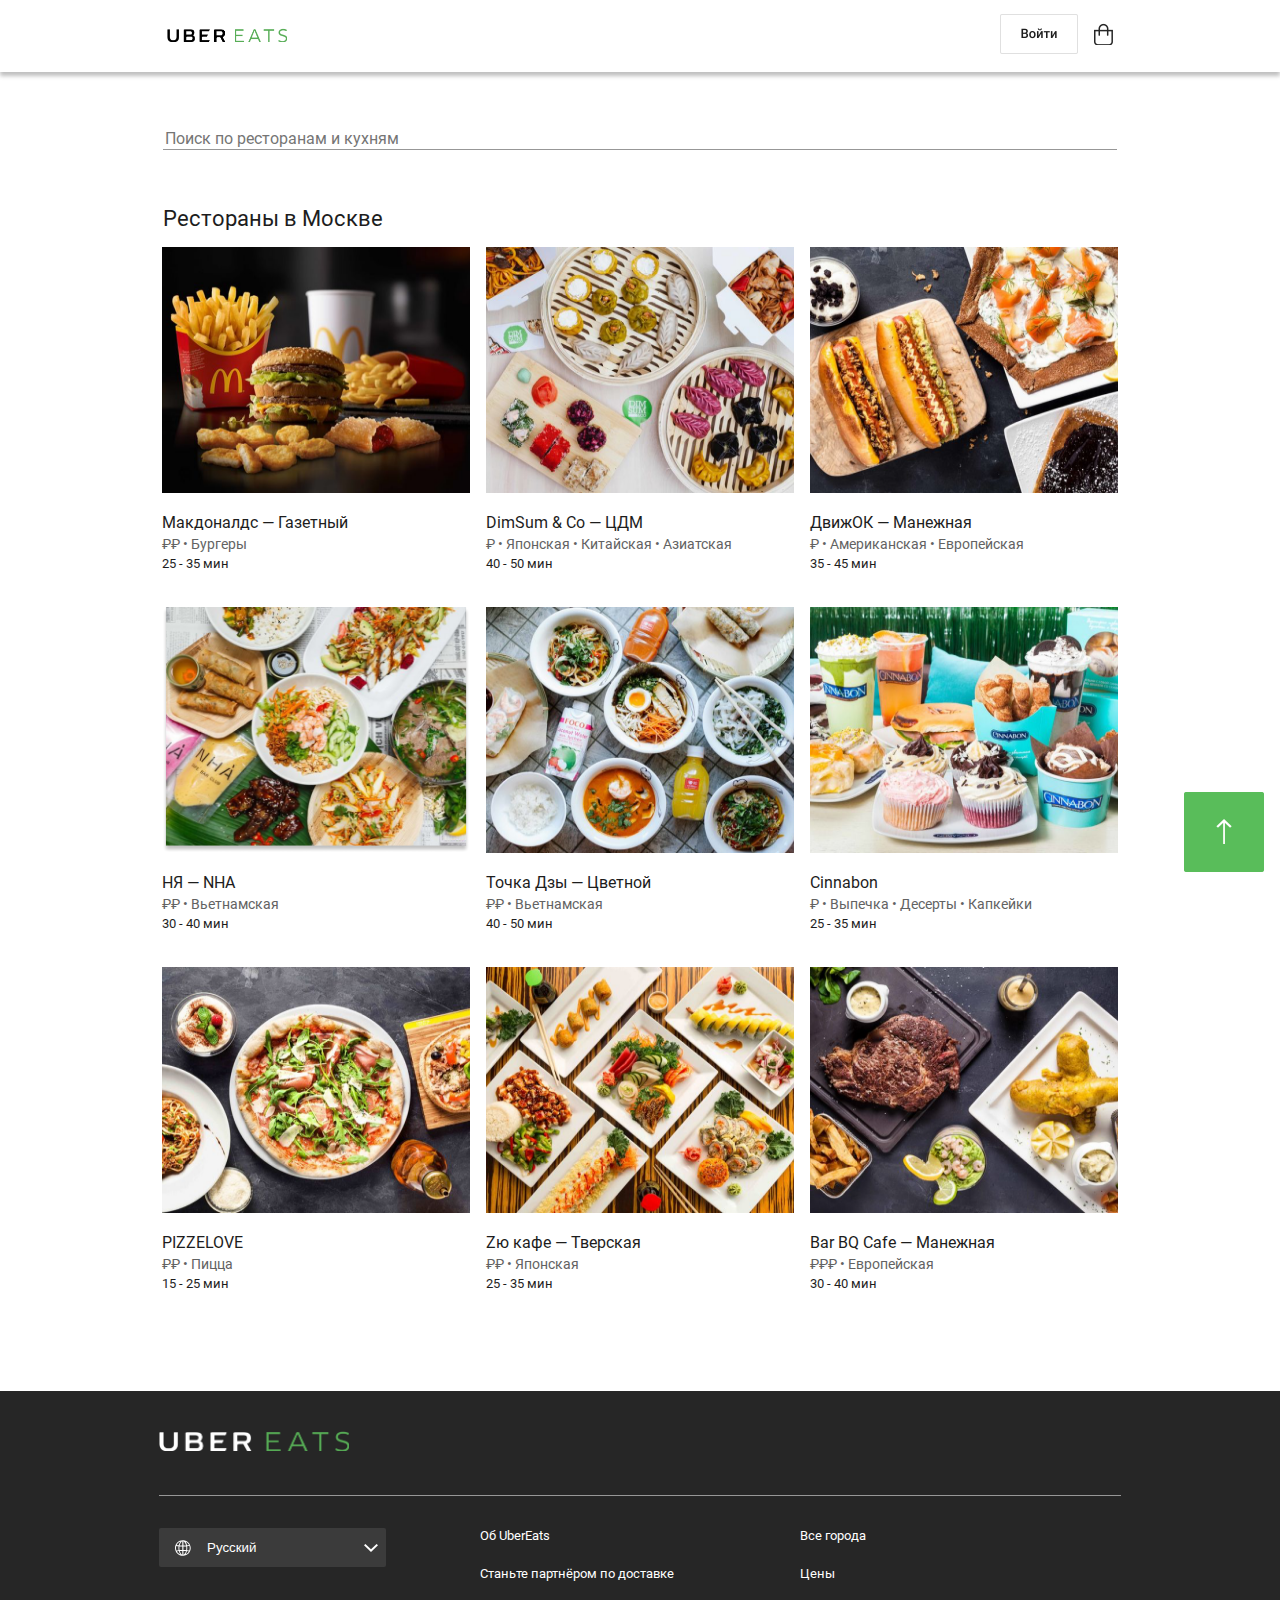
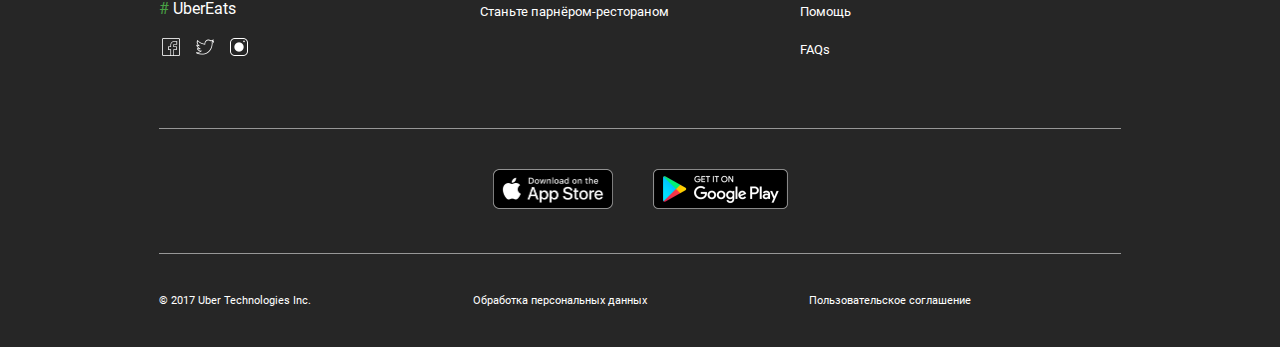
<file: index.html>
<!DOCTYPE html>
<html lang="en">
  <head>
    <meta charset="UTF-8" />
    <meta name="viewport" content="width=device-width, initial-scale=1.0" />
    <title>Uber Eats</title>
    <link rel="stylesheet" href="style.css" />
  </head>
  <body>
    <div class="container">
      <!-- Header -->
      <div class="header">
        <div class="header_content">
          <a class="logo" href="#">
            <img src="img/header/logo.png" />
          </a>
          <div class="sign-in_and_basket">
            <a class="sign-in" href="#">
              <img src="img/header/sign-in.png" />
            </a>
            <a class="basket" href="#">
              <img src="img/header/basket.png" />
            </a>
          </div>
        </div>
      </div>
      <!-- search -->
      <div class="search">
        <form action="#" method="get">
          <input
            class="search-input"
            type="search"
            placeholder="Поиск по ресторанам и кухням"
          />
        </form>
      </div>
      <!-- Moscow Restaurants -->
      <div class="Moscow_Restaurants">
        <p>Рестораны в Москве</p>
      </div>
      <!-- Cards -->
      <div class="Cards">
        <a class="my-block" href="Restaurant/Restaurant.html">
          <img src="img/Cards/photo_card1.png" />
          <p class="card_p1">Макдоналдс — Газетный</p>
          <p class="card_p2">₽₽ • Бургеры</p>
          <p class="card_p3">25 - 35 мин</p>
        </a>
        <a class="my-block" href="Restaurant/Restaurant.html">
          <img src="img/Cards/photo_card2.png" />
          <p class="card_p1">DimSum & Co — ЦДМ</p>
          <p class="card_p2">₽ • Японская • Китайская • Азиатская</p>
          <p class="card_p3">40 - 50 мин</p>
        </a>
        <a class="my-block" href="Restaurant/Restaurant.html">
          <img src="img/Cards/photo_card3.png" />
          <p class="card_p1">ДвижОК — Манежная</p>
          <p class="card_p2">₽ • Американская • Европейская</p>
          <p class="card_p3">35 - 45 мин</p>
        </a>
        <a class="my-block" href="Restaurant/Restaurant.html">
          <img src="img/Cards/photo_card4.png" />
          <p class="card_p1">НЯ — NHA</p>
          <p class="card_p2">₽₽ • Вьетнамская</p>
          <p class="card_p3">30 - 40 мин</p>
        </a>
        <a class="my-block" href="Restaurant/Restaurant.html">
          <img src="img/Cards/photo_card5.png" />
          <p class="card_p1">Точка Дзы — Цветной</p>
          <p class="card_p2">₽₽ • Вьетнамская</p>
          <p class="card_p3">40 - 50 мин</p>
        </a>
        <a class="my-block" href="Restaurant/Restaurant.html">
          <img src="img/Cards/photo_card6.png" />
          <p class="card_p1">Cinnabon</p>
          <p class="card_p2">₽ • Выпечка • Десерты • Капкейки</p>
          <p class="card_p3">25 - 35 мин</p>
        </a>
        <a class="my-block" href="Restaurant/Restaurant.html">
          <img src="img/Cards/photo_card7.png" />
          <p class="card_p1">PIZZELOVE</p>
          <p class="card_p2">₽₽ • Пицца</p>
          <p class="card_p3">15 - 25 мин</p>
        </a>
        <a class="my-block" href="Restaurant/Restaurant.html">
          <img src="img/Cards/photo_card8.png" />
          <p class="card_p1">Zю кафе — Тверская</p>
          <p class="card_p2">₽₽ • Японская</p>
          <p class="card_p3">25 - 35 мин</p>
        </a>
        <a class="my-block" href="Restaurant/Restaurant.html">
          <img src="img/Cards/photo_card9.png" />
          <p class="card_p1">Bar BQ Cafe — Манежная</p>
          <p class="card_p2">₽₽₽ • Европейская</p>
          <p class="card_p3">30 - 40 мин</p>
        </a>
      </div>
      <!-- footer -->
      <div class="footer">
        <div class="footer_content">
          <div class="white-logo">
            <img src="img/footer/white-logo.png" />
          </div>
          <div class="Footer_two_block">
            <div class="language_and_social">
              <form>
                <select id="language-select" name="language-select">
                  <option value="Ru">Русский</option>
                  <option value="En">English</option>
                  <option value="Deu">Deutsch</option>
                </select>
              </form>
              <div class="social">
                <div>
                  <p class="hashtag">#</p>
                  <p>UberEats</p>
                </div>
                <div class="icons">
                  <a><img src="img/footer/social/facebook.png" /></a>
                  <a><img src="img/footer/social/twitter.png" /></a>
                  <a><img src="img/footer/social/instagram.png" /></a>
                </div>
              </div>
            </div>
            <div class="list">
              <p>Об UberEats</p>
              <p>Станьте партнёром по доставке</p>
              <p>Станьте парнёром-рестораном</p>
            </div>
            <div class="list">
              <p>Все города</p>
              <p>Цены</p>
              <p>Помощь</p>
              <p>FAQs</p>
            </div>
          </div>
          <div class="Downnload">
            <a
              ><img src="img/footer/Download/App_Store.png" class="App_Store"
            /></a>
            <a
              ><img
                src="img/footer/Download/Google_Play.png"
                class="Google_Play"
            /></a>
          </div>
          <div class="bottom_annotations">
            <p>© 2017 Uber Technologies Inc.</p>
            <p>Обработка персональных данных</p>
            <p>Пользовательское соглашение</p>
          </div>
        </div>
      </div>
    </div>
    <!-- btn-up -->
    <div class="btn-up">
      <a href="#top">
        <img src="img/btn-up/btn-up.png" />
      </a>
    </div>
  </body>
</html>
</file>
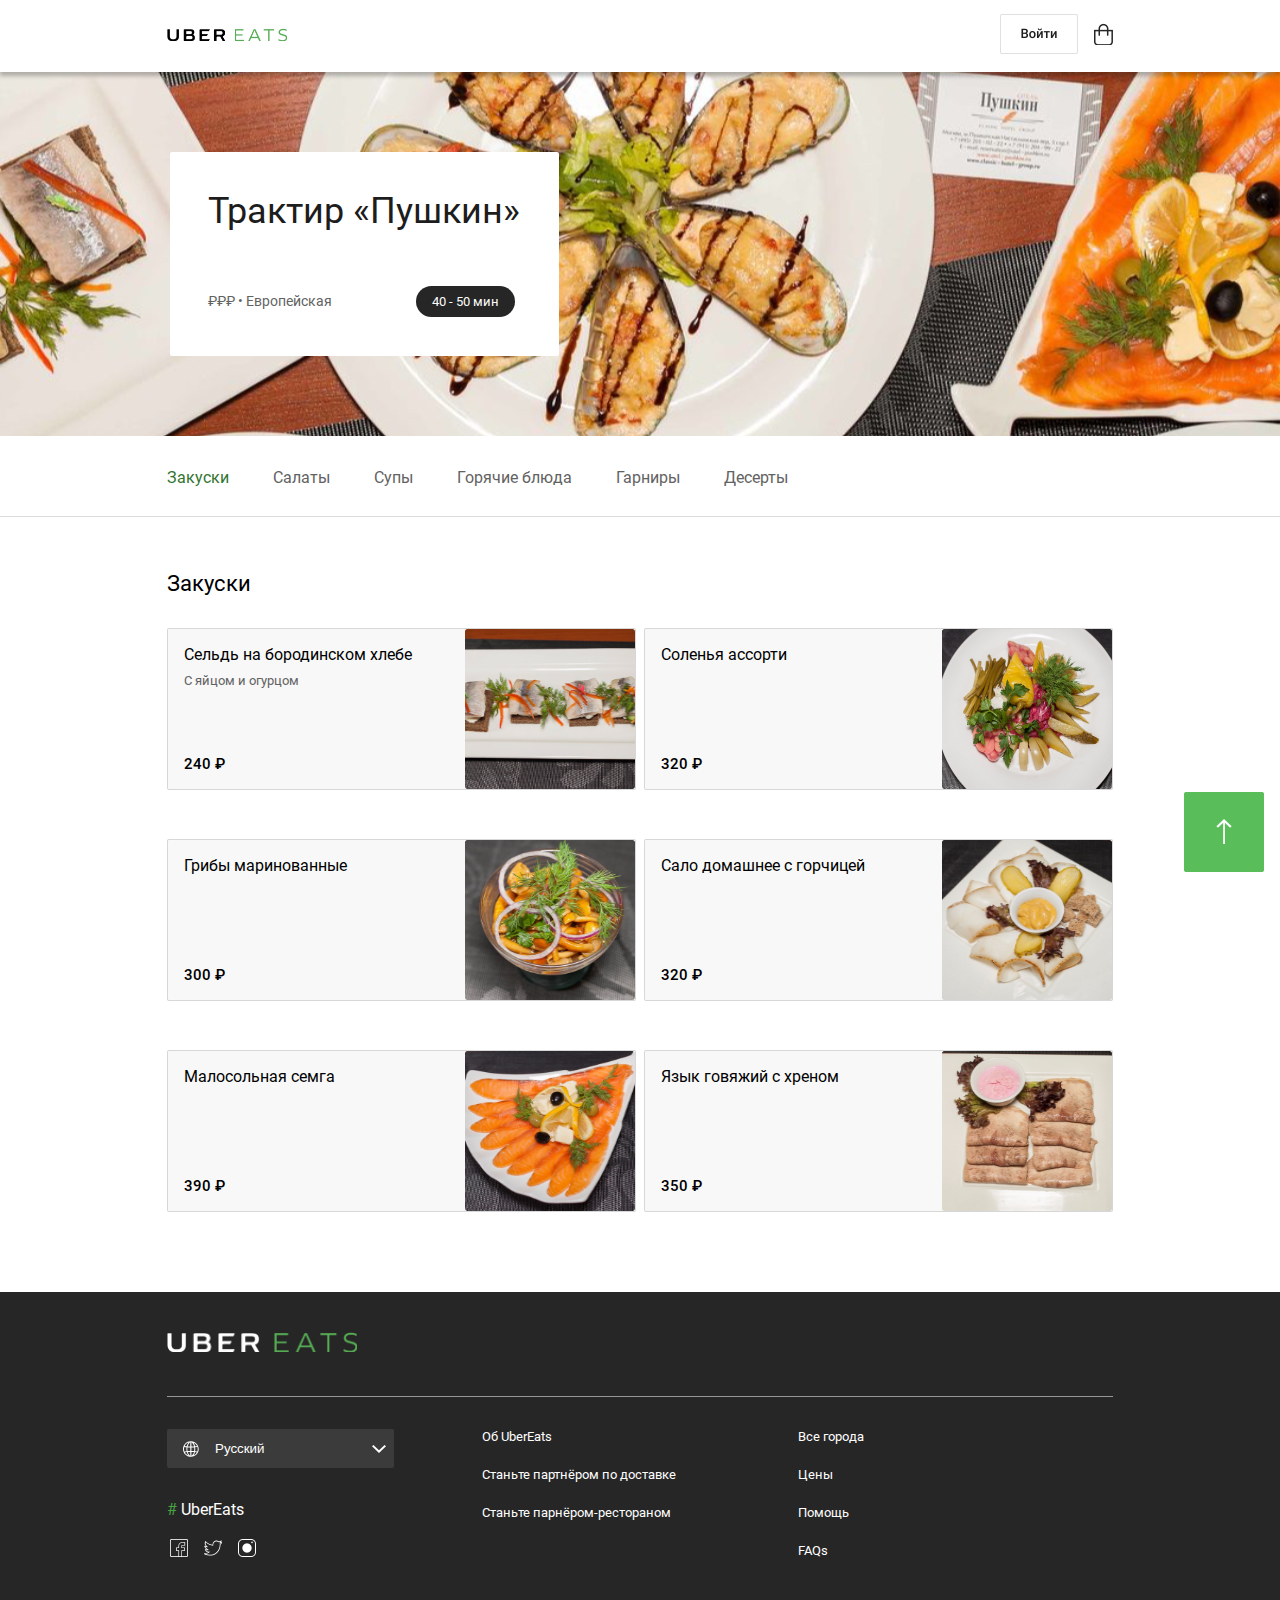
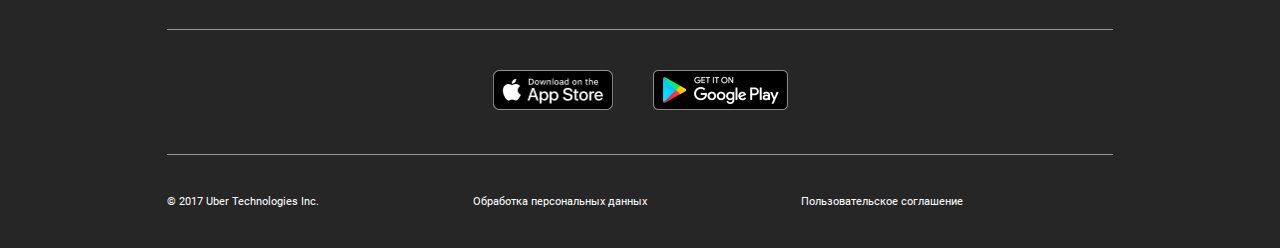
<file: Restaurant/Restaurant.html>
<!DOCTYPE html>
<html lang="en">
  <head>
    <meta charset="UTF-8" />
    <meta name="viewport" content="width=device-width, initial-scale=1.0" />
    <title>Uber Eats</title>
    <link rel="stylesheet" href="style.css" />
  </head>
  <body>
    <div class="container">
      <!-- Header -->
      <div class="header">
        <div class="header_content">
          <a class="logo" href="#">
            <img src="img/header/logo.png" />
          </a>
          <div class="sign-in_and_basket">
            <a class="sign-in" href="#">
              <img src="img/header/sign-in.png" />
            </a>
            <a class="basket" href="#">
              <img src="img/header/basket.png" />
            </a>
          </div>
        </div>
      </div>
      <!--banner-->
      <div class="banner">
        <div class="banner_container">
          <div class="content_banner">
            <p class="name">Трактир «Пушкин»</p>
            <p class="denomination">₽₽₽ • Европейская</p>
            <div class="time"><p>40 - 50 мин</p></div>
          </div>
        </div>
      </div>
      <!--filter-->
      <div class="filter_container">
        <div class="filter">
          <p class="p1">Закуски</p>
          <p class="p2">Салаты</p>
          <p class="p2">Супы</p>
          <p class="p2">Горячие блюда</p>
          <p class="p2">Гарниры</p>
          <p class="p2">Десерты</p>
        </div>
      </div>
      <!--snack-->
      <div class="snack_container">
        <p>Закуски</p>
        <div class="line"></div>
        <div class="snack">
          <div class="snack_card">
            <div class="description">
              <p class="name_card">Сельдь на бородинском хлебе</p>
              <p class="compound">С яйцом и огурцом</p>
              <p class="price">240 ₽</p>
            </div>
            <img src="img/Cards/photo_card1.png" />
          </div>
          <div class="snack_card">
            <div class="description">
              <p class="name_card">Соленья ассорти</p>
              <p class="compound"></p>
              <p class="price">320 ₽</p>
            </div>
            <img src="img/Cards/photo_card2.png" />
          </div>
          <div class="snack_card">
            <div class="description">
              <p class="name_card">Грибы маринованные</p>
              <p class="compound"></p>
              <p class="price">300 ₽</p>
            </div>
            <img src="img/Cards/photo_card3.png" />
          </div>
          <div class="snack_card">
            <div class="description">
              <p class="name_card">Сало домашнее с горчицей</p>
              <p class="compound"></p>
              <p class="price">320 ₽</p>
            </div>
            <img src="img/Cards/photo_card4.png" />
          </div>
          <div class="snack_card">
            <div class="description">
              <p class="name_card">Малосольная семга</p>
              <p class="compound"></p>
              <p class="price">390 ₽</p>
            </div>
            <img src="img/Cards/photo_card5.png" />
          </div>
          <div class="snack_card">
            <div class="description">
              <p class="name_card">Язык говяжий с хреном</p>
              <p class="compound"></p>
              <p class="price">350 ₽</p>
            </div>
            <img src="img/Cards/photo_card6.png" />
          </div>
        </div>
      </div>
      <!-- footer -->
      <div class="footer">
        <div class="footer_content">
          <div class="white-logo">
            <img src="img/footer/white-logo.png" />
          </div>
          <div class="Footer_two_block">
            <div class="language_and_social">
              <form>
                <select id="language-select" name="language-select">
                  <option value="Ru">Русский</option>
                  <option value="En">English</option>
                  <option value="Deu">Deutsch</option>
                </select>
              </form>
              <div class="social">
                <div>
                  <p class="hashtag">#</p>
                  <p>UberEats</p>
                </div>
                <div class="icons">
                  <a><img src="img/footer/social/facebook.png" /></a>
                  <a><img src="img/footer/social/twitter.png" /></a>
                  <a><img src="img/footer/social/instagram.png" /></a>
                </div>
              </div>
            </div>
            <div class="list">
              <p>Об UberEats</p>
              <p>Станьте партнёром по доставке</p>
              <p>Станьте парнёром-рестораном</p>
            </div>
            <div class="list">
              <p>Все города</p>
              <p>Цены</p>
              <p>Помощь</p>
              <p>FAQs</p>
            </div>
          </div>
          <div class="Downnload">
            <a
              ><img src="img/footer/Download/App_Store.png" class="App_Store"
            /></a>
            <a
              ><img
                src="img/footer/Download/Google_Play.png"
                class="Google_Play"
            /></a>
          </div>
          <div class="bottom_annotations">
            <p>© 2017 Uber Technologies Inc.</p>
            <p>Обработка персональных данных</p>
            <p>Пользовательское соглашение</p>
          </div>
        </div>
      </div>
    </div>
    <!-- btn-up -->
    <div class="btn-up">
      <a href="#top">
        <img src="img/btn-up/btn-up.png" />
      </a>
    </div>
  </body>
</html>
</file>
<file: style.css>
@font-face {
  font-family: "Roboto";
  src: url(font/Roboto-Regular.ttf);
  font-weight: 400;
}
body {
  font-family: "Roboto";
}
* {
  box-sizing: border-box;
  margin: 0;
}
.header {
  width: 100%;
  background-color: white;
  position: sticky;
  top: 0;
  box-shadow: 0px 4px 4px 0px rgb(0 0 0 / 0.25);
}
.header_content {
  max-width: 962px;
  margin-left: auto;
  margin-right: auto;
  display: flex;
  align-items: center;
  justify-content: space-between;
  height: 72px;
}
.sign-in_and_basket {
  display: flex;
  align-items: center;
}
.header .logo img {
  margin-left: 8px;
  height: 12x;
  width: 120px;
  transition: all 0.3s ease;
}
.header .logo img:hover {
  transform: scale(1.2);
}
.header .sign-in img {
  height: 40px;
  width: 78px;
  transition: all 0.3s ease;
}
.header .sign-in img:hover {
  transform: scale(1.2);
}

.sign-in {
  margin-right: 8px;
}
.basket {
  margin-left: 8px;
  margin-right: 8px;
}
.header .basket img {
  transition: all 0.3s ease;
  height: 22px;
  width: 19px;
}
.header .basket img:hover {
  transform: scale(1.4);
}
.search {
  margin: 56px 0px 56px 0px;
  padding-left: 8px;
  padding-right: 8px;
  max-width: 970px;
  margin-left: auto;
  margin-right: auto;
}
.search input {
  width: 100%;
  border: none;
  outline: none;
  font-size: 16px;
  color: #626262;
  font-family: "Roboto";
}
.search form {
  border-bottom: 1px solid #979797;
}
.Moscow_Restaurants {
  padding-left: 8px;
  padding-right: 8px;
  max-width: 970px;
  margin-left: auto;
  margin-right: auto;
  margin-bottom: 16px;
}
.Moscow_Restaurants p {
  font-size: 22px;
  color: #1d1d1d;
}
.Cards img {
  transition: all 0.3s ease;
  height: 246px;
  width: 308px;
}
.Cards img:hover {
  transform: scale(1.07);
}
.card_p1 {
  margin-top: 16px;
  font-size: 16px;
  color: #1d1d1d;
  transition: all 0.3s ease;
}
.card_p1:hover {
  color: #b87c7cd5;
}
.card_p2 {
  margin-top: 4px;
  font-size: 14px;
  color: #626262;
  transition: all 0.3s ease;
}
.card_p2:hover {
  color: #b87c7cd5;
}
.card_p3 {
  margin-top: 4px;
  font-size: 13px;
  color: #1d1d1d;
  margin-bottom: 20px;
  transition: all 0.3s ease;
}
.card_p3:hover {
  color: #b87c7cd5;
}
.Cards a {
  text-decoration: none;
}
.Cards {
  max-width: 962px;
  margin-left: auto;
  margin-right: auto;
  display: grid;
  justify-content: center;
  grid-column-gap: 16px;
  grid-row-gap: 16px;
  grid-template-columns: repeat(3, 308px);
}
.footer {
  width: 100%;
  background-color: #262626;
  margin-top: 80px;
  padding-top: 40px;
}
.footer_content {
  max-width: 962px;
  margin-left: auto;
  margin-right: auto;
  color: #ffffff;
}
.white-logo img {
  height: 20px;
  width: 190px;
  transition: all 0.3s ease;
}
.white-logo img:hover {
  transform: scale(0.9);
}
.Downnload .App_Store {
  height: 40px;
  width: 120px;
}
.Downnload .Google_Play {
  height: 40px;
  width: 135px;
}
.social img {
  height: 24px;
  width: 24px;
  transition: all 0.3s ease;
}
.social img:hover {
  transform: scale(1.5);
  filter: drop-shadow(0px 0px 16px rgb(255, 255, 255));
}
.language_and_social select option{
  font-size: 16px;
}
.language_and_social select {
  color: #ffffff;
  appearance: none;
  border: none;
  width: 227px;
  background: url(img/footer/language/world.svg) 16px no-repeat,
    url(img/footer/language/arrow.svg) no-repeat 205px;
  background-color: #3b3b3b;
  padding: 12px 128px 12px 48px;
  border-radius: 2px;
  display: block;
  margin-bottom: 32px;
  transition: all 0.3s ease;
}
.language_and_social select:hover {
  transform: scale(1.2);
}

.white-logo {
  margin-bottom: 40px;
}
.Footer_two_block {
  border-top: 1px solid #979797;
  border-bottom: 1px solid #979797;
  display: grid;
  padding-top: 32px;
  padding-bottom: 48px;
  grid-template-columns: 1fr 1fr 1fr;
}
.social {
  width: 92px;
  height: 60px;
}
.social p {
  display: inline;
  font-size: 16px;
  margin-bottom: 39px;
}
.icons {
  margin-top: 17px;
  display: flex;
  justify-content: space-between;
}
.social .hashtag {
  color: #49a144;
}
.list p {
  font-size: 13px;
  margin-bottom: 23px;
  transition: all 0.3s ease;
}
.list p:hover {
  color: #72d46fd5;
}
.Downnload {
  border-bottom: 1px solid #979797;
  padding-top: 40px;
  padding-bottom: 40px;
  display: flex;
  justify-content: center;
}
.Downnload a {
  margin: 0px 20px;
  transition: all 0.3s ease;
}
.Downnload a:hover {
  transform: scale(1.2);
  filter: drop-shadow(0px 0px 16px rgb(151, 151, 151));
}
.bottom_annotations {
  padding-top: 40px;
  padding-bottom: 40px;
  padding-right: 150px;
  font-size: 11px;
  display: flex;
  flex-direction: row;
  justify-content: space-between;
  transition: all 0.3s ease;
}
.bottom_annotations p:hover {
  color: #72d46fd5;
}
.btn-up img {
  height: 80px;
  width: 80px;
  transition: all 0.3s ease;
}
.btn-up img:hover {
  transform: scale(1.2);
}
.btn-up {
  position: fixed;
  right: 16px;
  bottom: 24px;
}
@media (max-width: 1000px) {
  .header_content {
    max-width: 768px;
  }
  .search {
    max-width: 768px;
  }
  .Moscow_Restaurants {
    max-width: 768px;
  }
  .Cards {
    max-width: 768px;
    grid-template-columns: repeat(2, 368px);
  }
  .Cards img {
    width: 368px;
  }
  .footer_content {
    max-width: 768px;
  }
}

@media (max-width: 768px) {
  .header_content {
    max-width: 308px;
  }
  .search {
    max-width: 308px;
  }
  .Moscow_Restaurants {
    max-width: 308px;
  }
  .Cards {
    max-width: 308px;
    grid-template-columns: repeat(1, 308px);
  }
  .Cards img {
    width: 308px;
  }
  .footer_content {
    max-width: 308px;
  }
  .Footer_two_block {
    grid-template-columns: 1fr;
  }
  .btn-up img {
    height: 64px;
    width: 64px;
  }
  .Downnload .App_Store {
    height: 36px;
    width: 109px;
  }
  .Downnload .Google_Play {
    height: 36px;
    width: 109px;
  }
  .language_and_social {
    margin-bottom: 40px;
  }
  .bottom_annotations {
    flex-direction: column;
    padding-right: 0px;
    padding-bottom: 16px;
  }
  .bottom_annotations p {
    margin-bottom: 24px;
  }
  .basket {
    display: none;
  }
}
</file>
<file: Restaurant/style.css>
@font-face {
  font-family: "Roboto_regular";
  src: url(font/Roboto-Regular.ttf);
  font-weight: 400;
}
@font-face {
  font-family: "Roboto_medium";
  src: url(font/Roboto-Medium.ttf);
  font-weight: 500;
}

* {
  box-sizing: border-box;
  margin: 0;
}
/*Header*/
.header {
  width: 100%;
  background-color: white;
  position: sticky;
  top: 0;
  box-shadow: 0px 4px 4px 0px rgb(0 0 0 / 0.25);
}
.header_content {
  max-width: 962px;
  margin-left: auto;
  margin-right: auto;
  display: flex;
  align-items: center;
  justify-content: space-between;
  height: 72px;
}
.sign-in_and_basket {
  display: flex;
  align-items: center;
}
.header .logo img {
  margin-left: 8px;
  height: 12x;
  width: 120px;
}
.header .sign-in img {
  height: 40px;
  width: 78px;
}
.sign-in {
  margin-right: 8px;
}
.basket {
  margin-left: 8px;
  margin-right: 8px;
}
.header .basket img {
  height: 22px;
  width: 19px;
}
/*banner*/
.banner p {
  font-family: "Roboto_regular";
}
.banner {
  width: 100%;
  background-image: url("img/banner/banner.svg");
  background-size: cover;
  background-position: center center;
  padding: 80px 0px 80px 5px;
}
.banner_container {
  max-width: 962px;
  margin-left: auto;
  margin-right: auto;
  padding-left: 8px;
  padding-right: 8px;
}
.content_banner {
  width: 389px;
  height: 204px;
  background-color: #ffffff;
  border-radius: 2px;
  padding: 38px;
}
.content_banner .name {
  text-align: center;
  font-size: 36px;
  color: #1d1d1d;
  padding-bottom: 54px;
}
.content_banner .denomination {
  font-size: 14px;
  color: #626262;
  display: inline-block;
  padding-right: 80px;
}
.content_banner .time {
  background-color: #262626;
  border-radius: 16px;
  display: inline-block;
}
.content_banner .time p {
  font-size: 13px;
  color: #ffffff;
  margin: 8px 16px;
}
.filter_container {
  border-bottom: 1px solid rgba(117, 117, 117, 0.25);
}
.filter {
  max-width: 962px;
  margin-left: auto;
  margin-right: auto;
  padding-left: 8px;
  padding-right: 8px;
}
.filter p {
  margin-right: 40px;
  margin-top: 32px;
  margin-bottom: 29px;
  display: inline-block;
  font-family: "Roboto_regular";
}
.filter .p1 {
  color: #327430;
}
.filter .p2 {
  color: #626262;
}

/*snack*/
.snack_container {
  max-width: 962px;
  margin-left: auto;
  margin-right: auto;
  margin-top: 54px;
  margin-bottom: 80px;
  padding-left: 8px;
  padding-right: 8px;
}
.snack_container > p {
  font-family: "Roboto_regular";
  padding-bottom: 32px;
  font-size: 22px;
}
.snack_card img {
  width: 170px;
  height: 160px;
  border-radius: 2px;
}
.snack {
  display: grid;
  grid-template-columns: repeat(2, 1fr);
  grid-column-gap: 8px;
  grid-row-gap: 49px;
}
.snack_card {
  background-color: rgba(117, 117, 117, 0.05);
  display: flex;
  align-items: stretch;
  justify-content: space-between;
  border: 1px solid rgba(117, 117, 117, 0.25);
  border-radius: 2px;
}
.description {
  display: grid;
  grid-template-rows: 28px 1fr 37px;
  padding: 16px 0px 16px 16px;
}
.name_card {
  font-size: 16px;
  font-family: "Roboto_regular";
}
.compound {
  font-size: 13px;
  font-family: "Roboto_regular";
  color: #626262;
}
.price {
  font-family: "Roboto_medium";
  font-size: 15px;
  font-weight: 500;
  align-self: end;
}

/*footer*/
.footer p {
  font-family: "Roboto_regular";
}
.footer {
  width: 100%;
  background-color: #262626;
  margin-top: 80px;
  padding-top: 40px;
}
.footer_content {
  max-width: 962px;
  margin-left: auto;
  margin-right: auto;
  color: #ffffff;
  padding-left: 8px;
  padding-right: 8px;
}
.white-logo img {
  height: 20px;
  width: 190px;
}
.Downnload .App_Store {
  height: 40px;
  width: 120px;
}
.Downnload .Google_Play {
  height: 40px;
  width: 135px;
}
.social img {
  height: 24px;
  width: 24px;
}

.language_and_social select {
  color: #ffffff;
  appearance: none;
  border: none;
  width: 227px;
  background: url(img/footer/language/world.svg) 16px no-repeat,
    url(img/footer/language/arrow.svg) no-repeat 205px;
  background-color: #3b3b3b;
  padding: 12px 128px 12px 48px;
  border-radius: 2px;
  display: block;
  margin-bottom: 32px;
}

.white-logo {
  margin-bottom: 40px;
}
.Footer_two_block {
  border-top: 1px solid #979797;
  border-bottom: 1px solid #979797;
  display: grid;
  padding-top: 32px;
  padding-bottom: 48px;
  grid-template-columns: 1fr 1fr 1fr;
}
.social {
  width: 92px;
  height: 60px;
}
.social p {
  display: inline;
  font-size: 16px;
  margin-bottom: 39px;
}
.icons {
  margin-top: 17px;
  display: flex;
  justify-content: space-between;
}
.social .hashtag {
  color: #49a144;
}
.list p {
  font-size: 13px;
  margin-bottom: 23px;
}
.Downnload {
  border-bottom: 1px solid #979797;
  padding-top: 40px;
  padding-bottom: 40px;
  display: flex;
  justify-content: center;
}
.Downnload a {
  margin: 0px 20px;
}
.bottom_annotations {
  padding-top: 40px;
  padding-bottom: 40px;
  padding-right: 150px;
  font-size: 11px;
  display: flex;
  flex-direction: row;
  justify-content: space-between;
}
/*btn-up*/
.btn-up img {
  height: 80px;
  width: 80px;
}
.btn-up {
  position: fixed;
  right: 16px;
  bottom: 24px;
}

@media (max-width: 1000px) {
  .header_content {
    max-width: 768px;
  }
  .footer {
    margin-top: 56px;
  }
  .footer_content {
    max-width: 768px;
  }
  .snack {
    grid-row-gap: 32px;
    display: grid;
    grid-template-columns: 1fr;
    grid-column-gap: 8px;
    grid-row-gap: 49px;
  }
  .snack_card img {
    width: 200px;
  }
  .banner_container {
    max-width: 768px;
  }
  .filter {
    max-width: 768px;
  }
  .snack_container {
    max-width: 768px;
  }
  .content_banner {
    width: 432px;
  }
  .content_banner .denomination {
    padding-right: 120px;
  }
}
@media (max-width: 768px) {
  .header_content {
    max-width: 308px;
  }
  .footer {
    margin-top: 40px;
  }
  .filter {
    display: none;
  }
  .banner_container {
    position: relative;
    top: 131px;
  }
  .content_banner {
    width: 308px;
    height: 180px;
    display: grid;
    padding-bottom: 24px;
    padding: 24px;
    margin-left: auto;
    margin-right: auto;
    box-shadow: 16px 16px 16px 16px rgb(117 117 117/0.2);
  }

  .content_banner .name {
    font-size: 24px;
    padding-bottom: 40px;
  }
  .content_banner .denomination {
    padding-right: 0px;
    justify-self: center;
    align-self: center;
    padding-bottom: 16px;
  }
  .content_banner .time {
    justify-self: center;
    align-self: center;
  }
  .banner {
    height: 255px;
    padding: 0px;
  }
  .snack_container > p {
    text-align: center;
    padding-bottom: 0px;
  }
  .snack_container p {
    white-space: nowrap;
    overflow: hidden;
    text-overflow: ellipsis;
  }

  .snack_container {
    margin-top: 112px;
  }
  .line {
    border-bottom: 1px solid #979797;
    margin-left: auto;
    margin-right: auto;
    width: 50px;
    margin-top: 12px;
    margin-bottom: 43px;
  }
  .banner_container {
    min-width: 308px;
  }
  .filter {
    min-width: 308px;
  }
  .snack_container {
    min-width: 308px;
  }
  .snack_card img {
    width: 102px;
    height: 102px;
  }
  .snack {
    grid-row-gap: 16px;
  }
  .snack_card {
    background-color:#ffffff;
    border:none;
    border-bottom: 1px solid rgba(117, 117, 117, 0.25);
  }
  .description {
    padding: 0px 0px 16px 16px;
  }
  .footer_content {
    max-width: 308px;
  }
  .Footer_two_block {
    grid-template-columns: 1fr;
  }
  .btn-up img {
    height: 64px;
    width: 64px;
  }
  .Downnload .App_Store {
    height: 36px;
    width: 109px;
  }
  .Downnload .Google_Play {
    height: 36px;
    width: 109px;
  }
  .language_and_social {
    margin-bottom: 40px;
  }
  .bottom_annotations {
    flex-direction: column;
    padding-right: 0px;
    padding-bottom: 16px;
  }
  .bottom_annotations p {
    margin-bottom: 24px;
  }
  .basket {
    display: none;
  }
}
</file>
